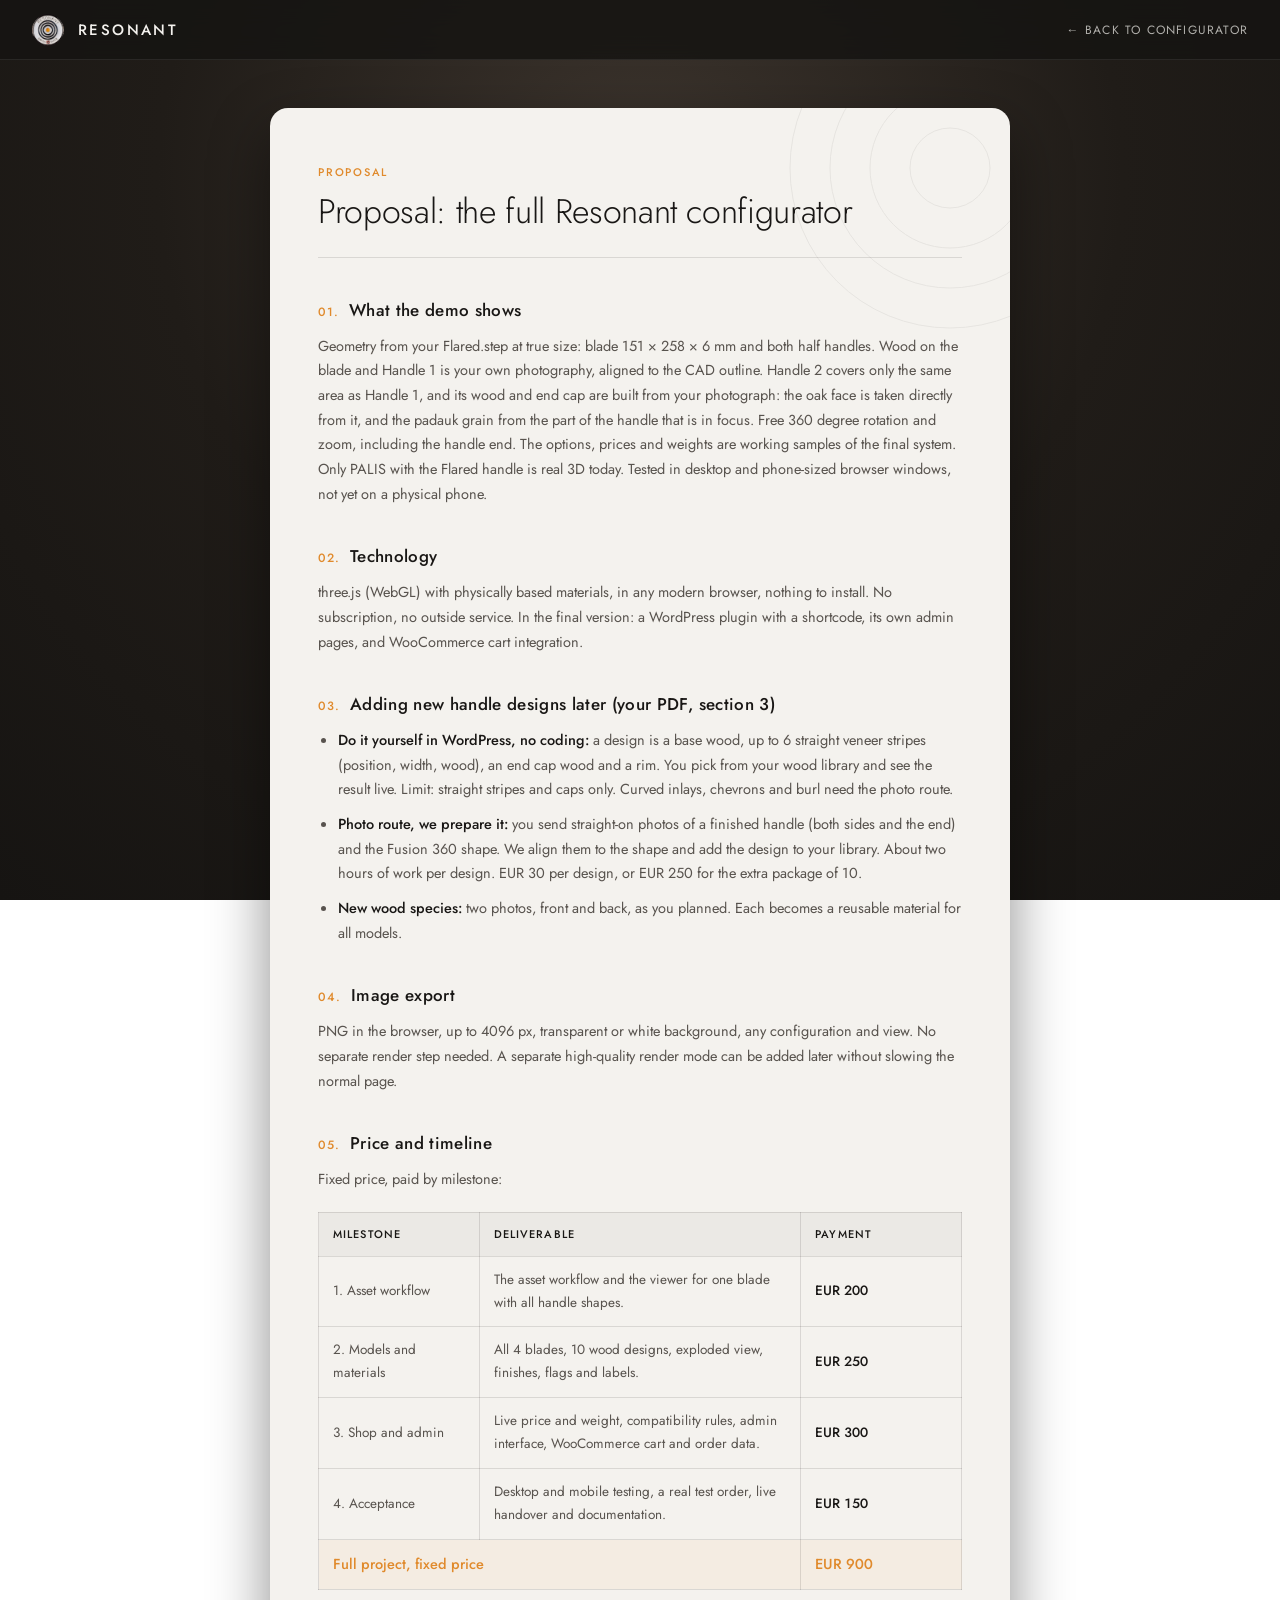
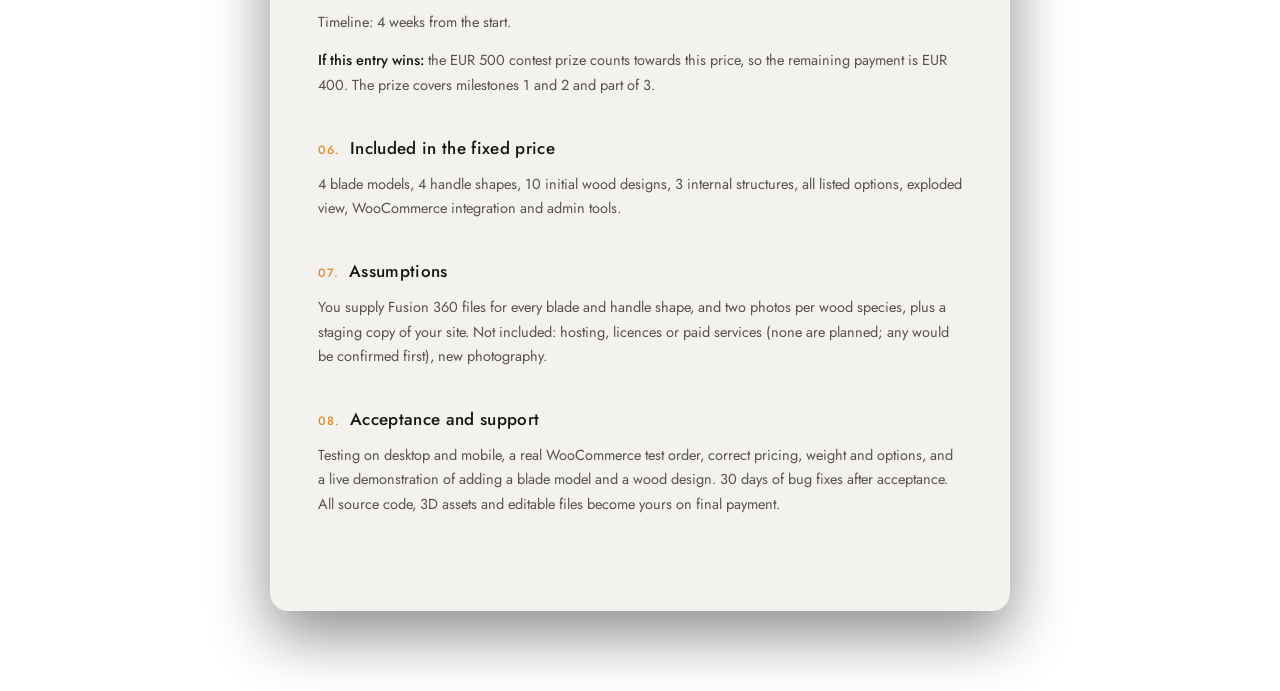
<file: proposal.html>
<!DOCTYPE html>
<html lang="en">
<head>
  <meta charset="UTF-8">
  <meta name="viewport" content="width=device-width, initial-scale=1.0">
  <meta name="robots" content="noindex">
  <title>Proposal: The Full Resonant Configurator</title>
  <style>
    @font-face {
      font-family: 'Jost';
      src: url('assets/fonts/jost-latin-300-normal.woff2') format('woff2');
      font-weight: 300;
      font-style: normal;
      font-display: swap;
    }
    @font-face {
      font-family: 'Jost';
      src: url('assets/fonts/jost-latin-400-normal.woff2') format('woff2');
      font-weight: 400;
      font-style: normal;
      font-display: swap;
    }
    @font-face {
      font-family: 'Jost';
      src: url('assets/fonts/jost-latin-500-normal.woff2') format('woff2');
      font-weight: 500;
      font-style: normal;
      font-display: swap;
    }

    :root {
      --bg-stage: #161412;
      --card-enamel: #f4f2ee;
      --ink-primary: #191715;
      --ink-secondary: #58534e;
      --accent-orange: #e08a2c;
      --border-hairline: rgba(25, 23, 21, 0.12);
    }

    *, *::before, *::after {
      box-sizing: border-box;
      margin: 0;
      padding: 0;
    }

    body {
      font-family: 'Jost', "Helvetica Neue", Helvetica, Arial, sans-serif;
      color: var(--ink-primary);
      background: radial-gradient(circle at 50% 20%, #3d352e 0%, #201c18 50%, #161412 100%);
      background-attachment: fixed;
      min-height: 100vh;
      overflow-y: auto;
      -webkit-font-smoothing: antialiased;
    }

    .topbar {
      height: 60px;
      padding: 0 32px;
      display: flex;
      align-items: center;
      justify-content: space-between;
      border-bottom: 1px solid rgba(255, 255, 255, 0.08);
      background: rgba(22, 20, 18, 0.85);
      backdrop-filter: blur(12px);
      position: sticky;
      top: 0;
      z-index: 10;
    }

    .topbar-brand {
      display: flex;
      align-items: center;
      gap: 14px;
      text-decoration: none;
      color: #f4f2ee;
    }

    .brand-medallion {
      width: 32px;
      height: 32px;
      border-radius: 50%;
      object-fit: cover;
    }

    .brand-name {
      font-size: 15px;
      font-weight: 500;
      letter-spacing: 0.16em;
      text-transform: uppercase;
      color: #f4f2ee;
    }

    .topbar-link {
      font-size: 12px;
      font-weight: 400;
      color: rgba(244, 242, 238, 0.7);
      text-decoration: none;
      letter-spacing: 0.1em;
      text-transform: uppercase;
      transition: color 150ms ease;
    }

    .topbar-link:hover {
      color: var(--accent-orange);
    }

    .proposal-container {
      max-width: 780px;
      margin: 48px auto 80px;
      padding: 0 20px;
    }

    .proposal-card {
      background: var(--card-enamel);
      border-radius: 18px;
      padding: 56px 48px;
      box-shadow: 0 24px 60px rgba(0, 0, 0, 0.45);
      position: relative;
      overflow: hidden;
    }

    /* Subtle decorative rings in header */
    .rings-deco {
      position: absolute;
      top: -120px;
      right: -120px;
      width: 360px;
      height: 360px;
      pointer-events: none;
      opacity: 0.06;
    }

    .proposal-header {
      margin-bottom: 40px;
      padding-bottom: 24px;
      border-bottom: 1px solid var(--border-hairline);
      position: relative;
    }

    .proposal-meta {
      font-size: 11px;
      font-weight: 500;
      letter-spacing: 0.16em;
      text-transform: uppercase;
      color: var(--accent-orange);
      margin-bottom: 12px;
    }

    .proposal-title {
      font-size: 34px;
      font-weight: 300;
      letter-spacing: -0.01em;
      color: var(--ink-primary);
      line-height: 1.2;
    }

    .proposal-section {
      margin-bottom: 38px;
    }

    .proposal-sec-title {
      font-size: 17px;
      font-weight: 500;
      letter-spacing: 0.02em;
      color: var(--ink-primary);
      margin-bottom: 12px;
      display: flex;
      align-items: baseline;
      gap: 10px;
    }

    .proposal-sec-num {
      font-size: 12px;
      font-weight: 500;
      color: var(--accent-orange);
      letter-spacing: 0.08em;
    }

    .proposal-body {
      font-size: 14.5px;
      line-height: 1.7;
      color: var(--ink-secondary);
      font-weight: 400;
    }

    .proposal-body p {
      margin-bottom: 14px;
    }

    .proposal-body ul {
      margin: 0 0 16px 20px;
      padding: 0;
    }

    .proposal-body li {
      margin-bottom: 10px;
    }

    .proposal-body strong {
      color: var(--ink-primary);
      font-weight: 500;
    }

    .proposal-table {
      width: 100%;
      border-collapse: collapse;
      margin: 20px 0;
      font-size: 13.5px;
    }

    .proposal-table th,
    .proposal-table td {
      padding: 12px 14px;
      border: 1px solid var(--border-hairline);
      text-align: left;
    }

    .proposal-table th {
      background: rgba(25, 23, 21, 0.04);
      font-weight: 500;
      font-size: 11px;
      letter-spacing: 0.1em;
      text-transform: uppercase;
      color: var(--ink-primary);
    }

    .proposal-table td.amount {
      font-variant-numeric: tabular-nums;
      font-weight: 500;
      color: var(--ink-primary);
      white-space: nowrap;
    }

    .proposal-table tr.total-row {
      font-weight: 500;
      background: rgba(224, 138, 44, 0.06);
    }

    .proposal-table tr.total-row td {
      color: var(--accent-orange);
      font-size: 14.5px;
    }

    @media (max-width: 600px) {
      .proposal-card {
        padding: 32px 20px;
      }
      .proposal-title {
        font-size: 26px;
      }
      .topbar {
        padding: 0 16px;
      }
    }
  </style>
</head>
<body>

  <!-- Top Bar -->
  <header class="topbar">
    <a href="index.html" class="topbar-brand">
      <img src="assets/medallion.jpg" alt="Resonant medallion" class="brand-medallion">
      <span class="brand-name">Resonant</span>
    </a>
    <a href="index.html" class="topbar-link">&larr; Back to Configurator</a>
  </header>

  <!-- Proposal Card -->
  <main class="proposal-container">
    <article class="proposal-card">

      <!-- Concentric rings graphic -->
      <svg class="rings-deco" viewBox="0 0 360 360" aria-hidden="true">
        <circle cx="180" cy="180" r="40" fill="none" stroke="#191715" stroke-width="1"/>
        <circle cx="180" cy="180" r="80" fill="none" stroke="#191715" stroke-width="1"/>
        <circle cx="180" cy="180" r="120" fill="none" stroke="#191715" stroke-width="1"/>
        <circle cx="180" cy="180" r="160" fill="none" stroke="#191715" stroke-width="1"/>
      </svg>

      <header class="proposal-header">
        <div class="proposal-meta">Proposal</div>
        <h1 class="proposal-title">Proposal: the full Resonant configurator</h1>
      </header>

      <!-- Section 1 -->
      <section class="proposal-section">
        <h2 class="proposal-sec-title">
          <span class="proposal-sec-num">01.</span>
          What the demo shows
        </h2>
        <div class="proposal-body">
          <p>
            Geometry from your Flared.step at true size: blade 151 &times; 258 &times; 6 mm and both half handles. Wood on the blade and Handle 1 is your own photography, aligned to the CAD outline. Handle 2 covers only the same area as Handle 1, and its wood and end cap are built from your photograph: the oak face is taken directly from it, and the padauk grain from the part of the handle that is in focus. Free 360 degree rotation and zoom, including the handle end. The options, prices and weights are working samples of the final system. Only PALIS with the Flared handle is real 3D today. Tested in desktop and phone-sized browser windows, not yet on a physical phone.
          </p>
        </div>
      </section>

      <!-- Section 2 -->
      <section class="proposal-section">
        <h2 class="proposal-sec-title">
          <span class="proposal-sec-num">02.</span>
          Technology
        </h2>
        <div class="proposal-body">
          <p>
            three.js (WebGL) with physically based materials, in any modern browser, nothing to install. No subscription, no outside service. In the final version: a WordPress plugin with a shortcode, its own admin pages, and WooCommerce cart integration.
          </p>
        </div>
      </section>

      <!-- Section 3 -->
      <section class="proposal-section">
        <h2 class="proposal-sec-title">
          <span class="proposal-sec-num">03.</span>
          Adding new handle designs later (your PDF, section 3)
        </h2>
        <div class="proposal-body">
          <ul>
            <li>
              <strong>Do it yourself in WordPress, no coding:</strong> a design is a base wood, up to 6 straight veneer stripes (position, width, wood), an end cap wood and a rim. You pick from your wood library and see the result live. Limit: straight stripes and caps only. Curved inlays, chevrons and burl need the photo route.
            </li>
            <li>
              <strong>Photo route, we prepare it:</strong> you send straight-on photos of a finished handle (both sides and the end) and the Fusion 360 shape. We align them to the shape and add the design to your library.
              About two hours of work per design. EUR 30 per design, or EUR 250 for the extra package of 10.
            </li>
            <li>
              <strong>New wood species:</strong> two photos, front and back, as you planned. Each becomes a reusable material for all models.
            </li>
          </ul>
        </div>
      </section>

      <!-- Section 4 -->
      <section class="proposal-section">
        <h2 class="proposal-sec-title">
          <span class="proposal-sec-num">04.</span>
          Image export
        </h2>
        <div class="proposal-body">
          <p>
            PNG in the browser, up to 4096 px, transparent or white background, any configuration and view. No separate render step needed. A separate high-quality render mode can be added later without slowing the normal page.
          </p>
        </div>
      </section>

      <!-- Section 5 -->
      <section class="proposal-section">
        <h2 class="proposal-sec-title">
          <span class="proposal-sec-num">05.</span>
          Price and timeline
        </h2>
        <div class="proposal-body">
          <p>
            Fixed price, paid by milestone:
          </p>
          <table class="proposal-table">
            <thead>
              <tr>
                <th style="width: 25%;">Milestone</th>
                <th style="width: 50%;">Deliverable</th>
                <th style="width: 25%;">Payment</th>
              </tr>
            </thead>
            <tbody>
              <tr>
                <td>1. Asset workflow</td>
                <td>The asset workflow and the viewer for one blade with all handle shapes.</td>
                <td class="amount">EUR 200</td>
              </tr>
              <tr>
                <td>2. Models and materials</td>
                <td>All 4 blades, 10 wood designs, exploded view, finishes, flags and labels.</td>
                <td class="amount">EUR 250</td>
              </tr>
              <tr>
                <td>3. Shop and admin</td>
                <td>Live price and weight, compatibility rules, admin interface, WooCommerce cart and order data.</td>
                <td class="amount">EUR 300</td>
              </tr>
              <tr>
                <td>4. Acceptance</td>
                <td>Desktop and mobile testing, a real test order, live handover and documentation.</td>
                <td class="amount">EUR 150</td>
              </tr>
              <tr class="total-row">
                <td colspan="2">Full project, fixed price</td>
                <td class="amount">EUR 900</td>
              </tr>
            </tbody>
          </table>
          <p>Timeline: 4 weeks from the start.</p>
          <p><strong>If this entry wins:</strong> the EUR 500 contest prize counts towards this price, so the remaining payment is EUR 400. The prize covers milestones 1 and 2 and part of 3.</p>
        </div>
      </section>

      <!-- Section 6 -->
      <section class="proposal-section">
        <h2 class="proposal-sec-title">
          <span class="proposal-sec-num">06.</span>
          Included in the fixed price
        </h2>
        <div class="proposal-body">
          <p>
            4 blade models, 4 handle shapes, 10 initial wood designs, 3 internal structures, all listed options, exploded view, WooCommerce integration and admin tools.
          </p>
        </div>
      </section>

      <!-- Section 7 -->
      <section class="proposal-section">
        <h2 class="proposal-sec-title">
          <span class="proposal-sec-num">07.</span>
          Assumptions
        </h2>
        <div class="proposal-body">
          <p>
            You supply Fusion 360 files for every blade and handle shape, and two photos per wood species, plus a staging copy of your site. Not included: hosting, licences or paid services (none are planned; any would be confirmed first), new photography.
          </p>
        </div>
      </section>

      <!-- Section 8 -->
      <section class="proposal-section">
        <h2 class="proposal-sec-title">
          <span class="proposal-sec-num">08.</span>
          Acceptance and support
        </h2>
        <div class="proposal-body">
          <p>
            Testing on desktop and mobile, a real WooCommerce test order, correct pricing, weight and options, and a live demonstration of adding a blade model and a wood design. 30 days of bug fixes after acceptance. All source code, 3D assets and editable files become yours on final payment.
          </p>
        </div>
      </section>

    </article>
  </main>

</body>
</html>
</file>
